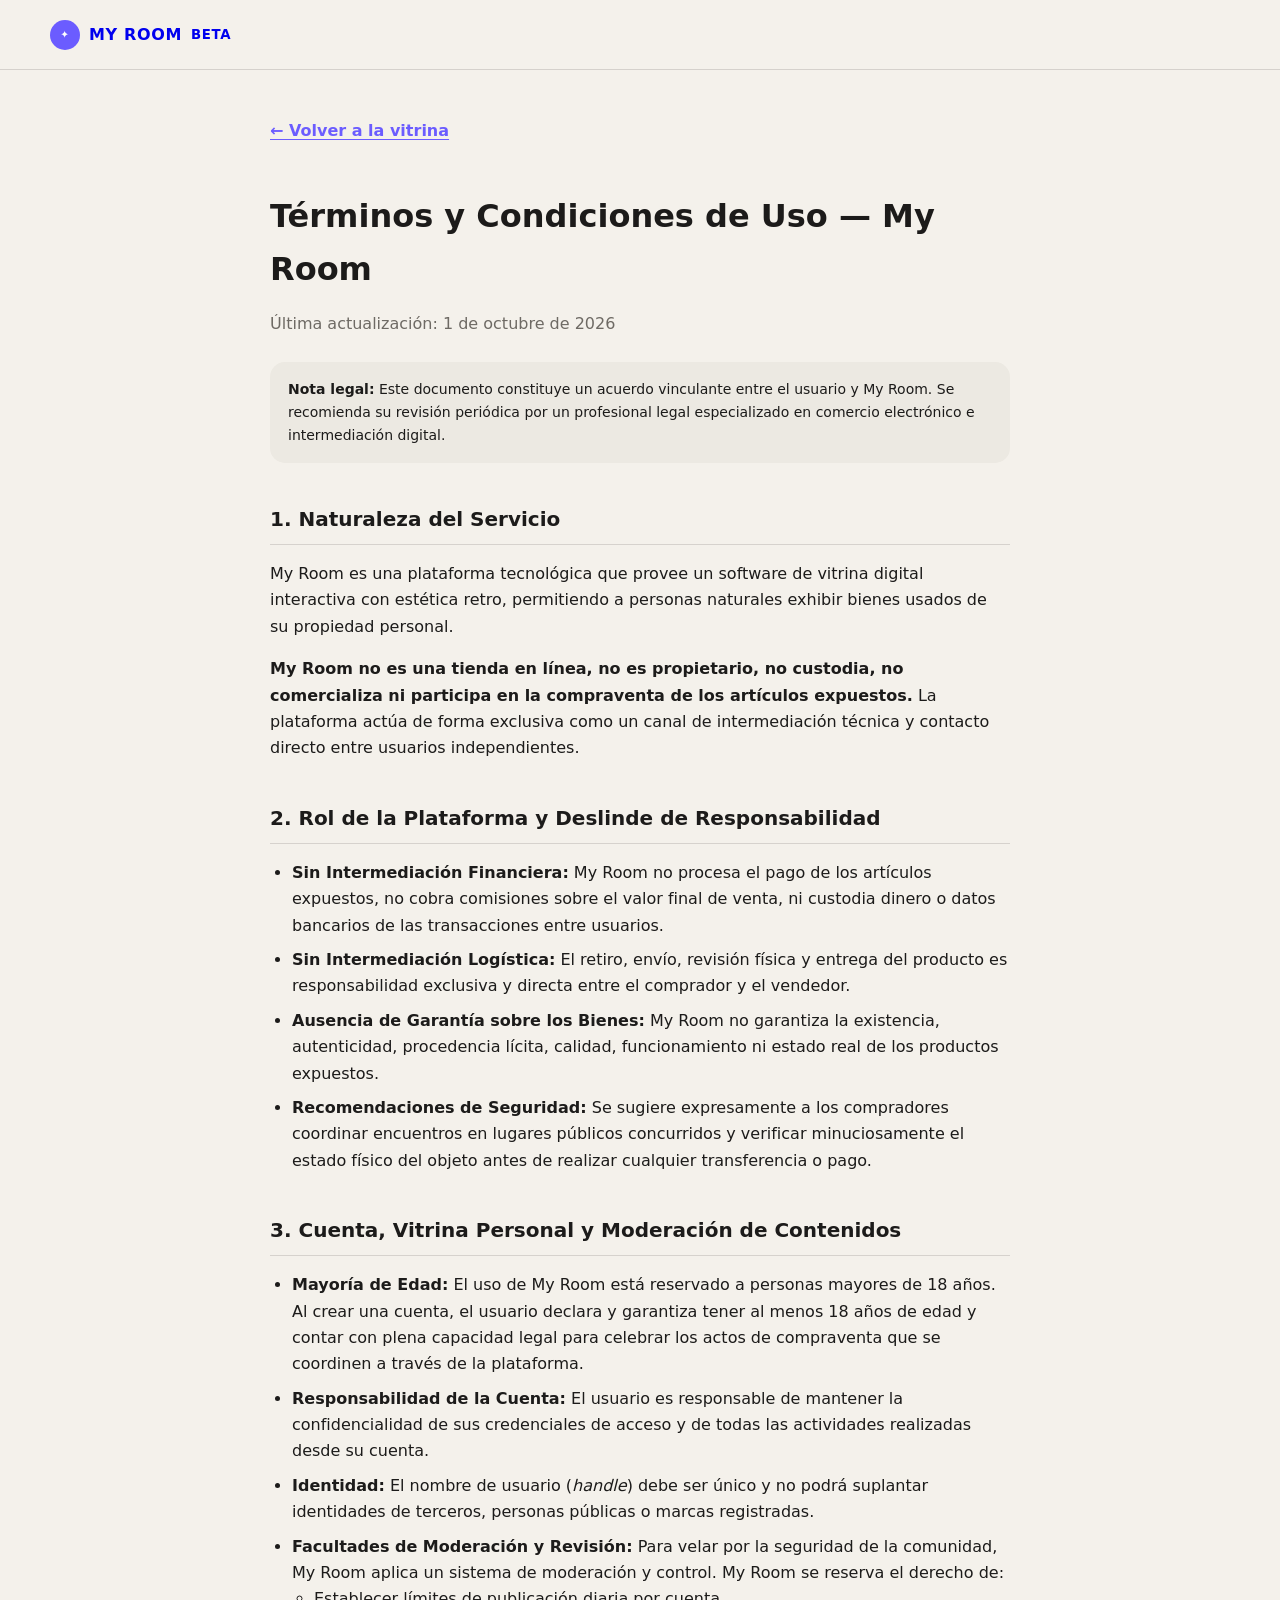
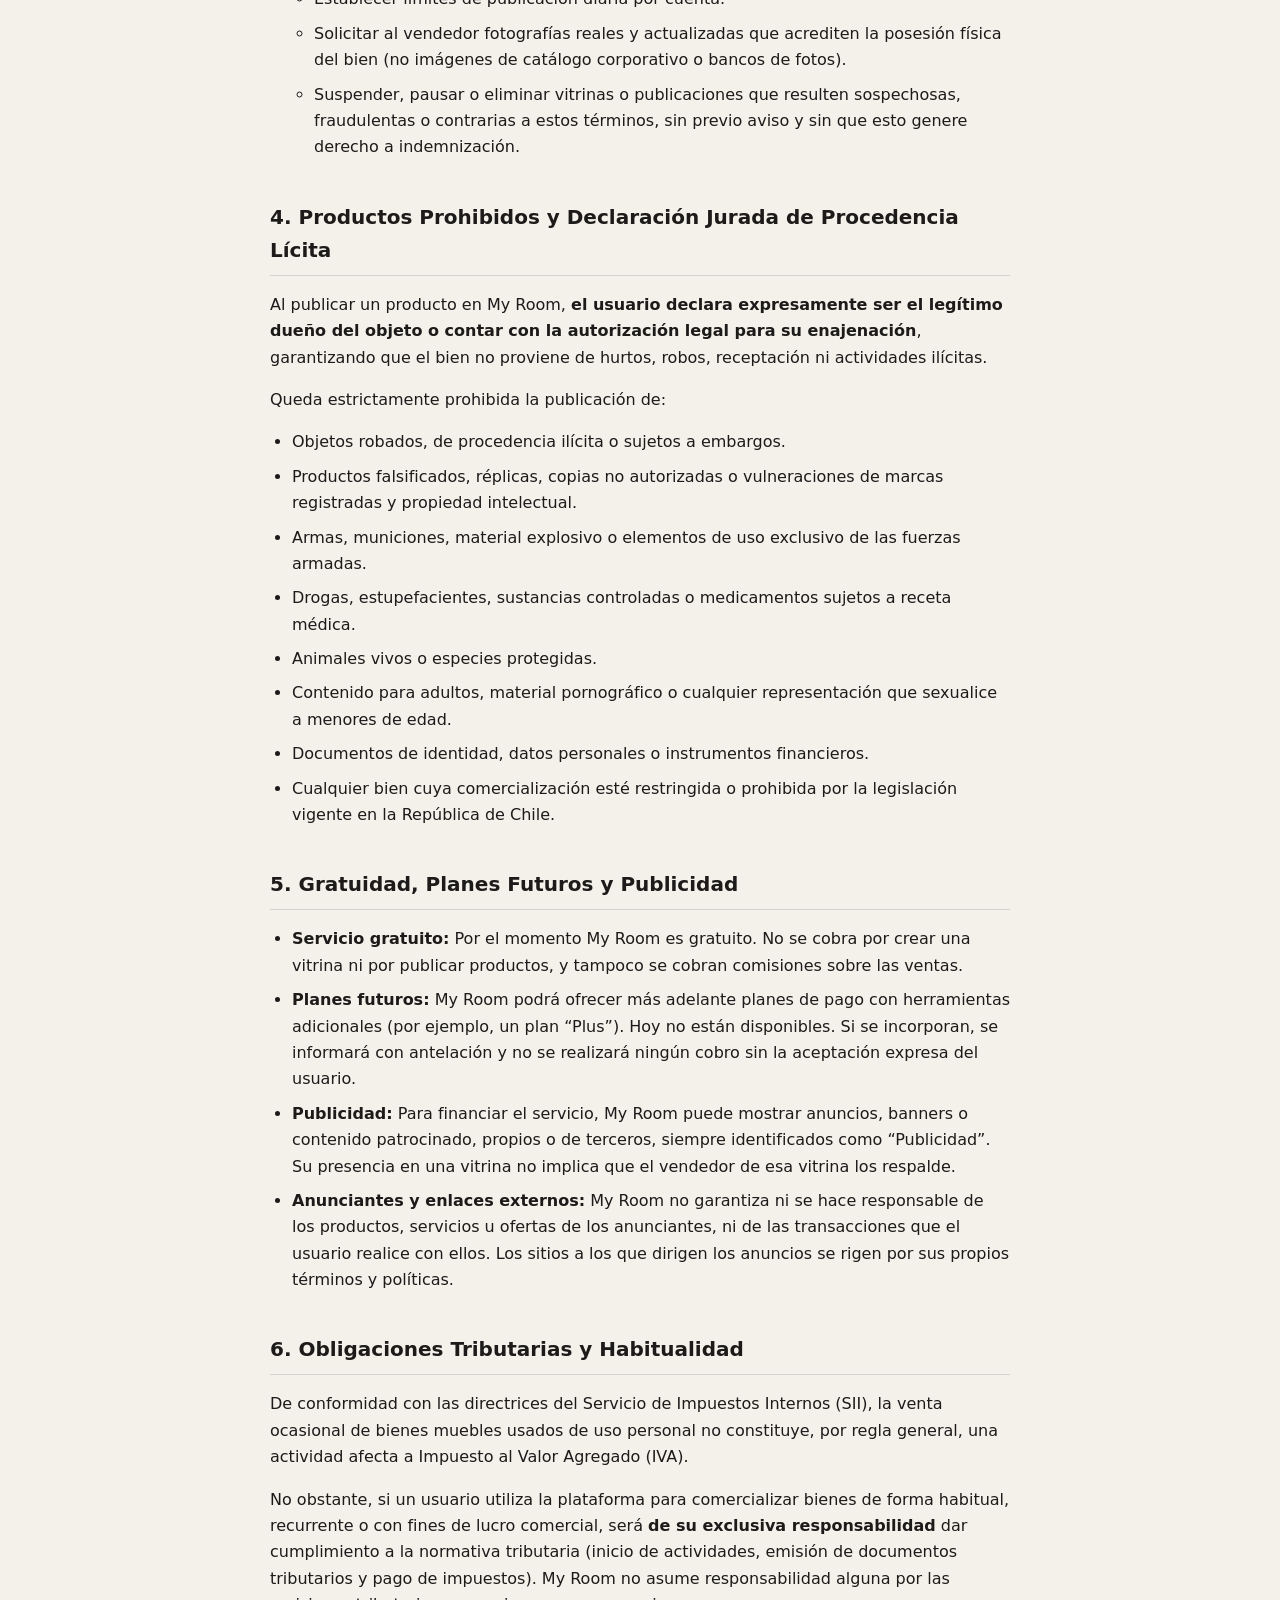
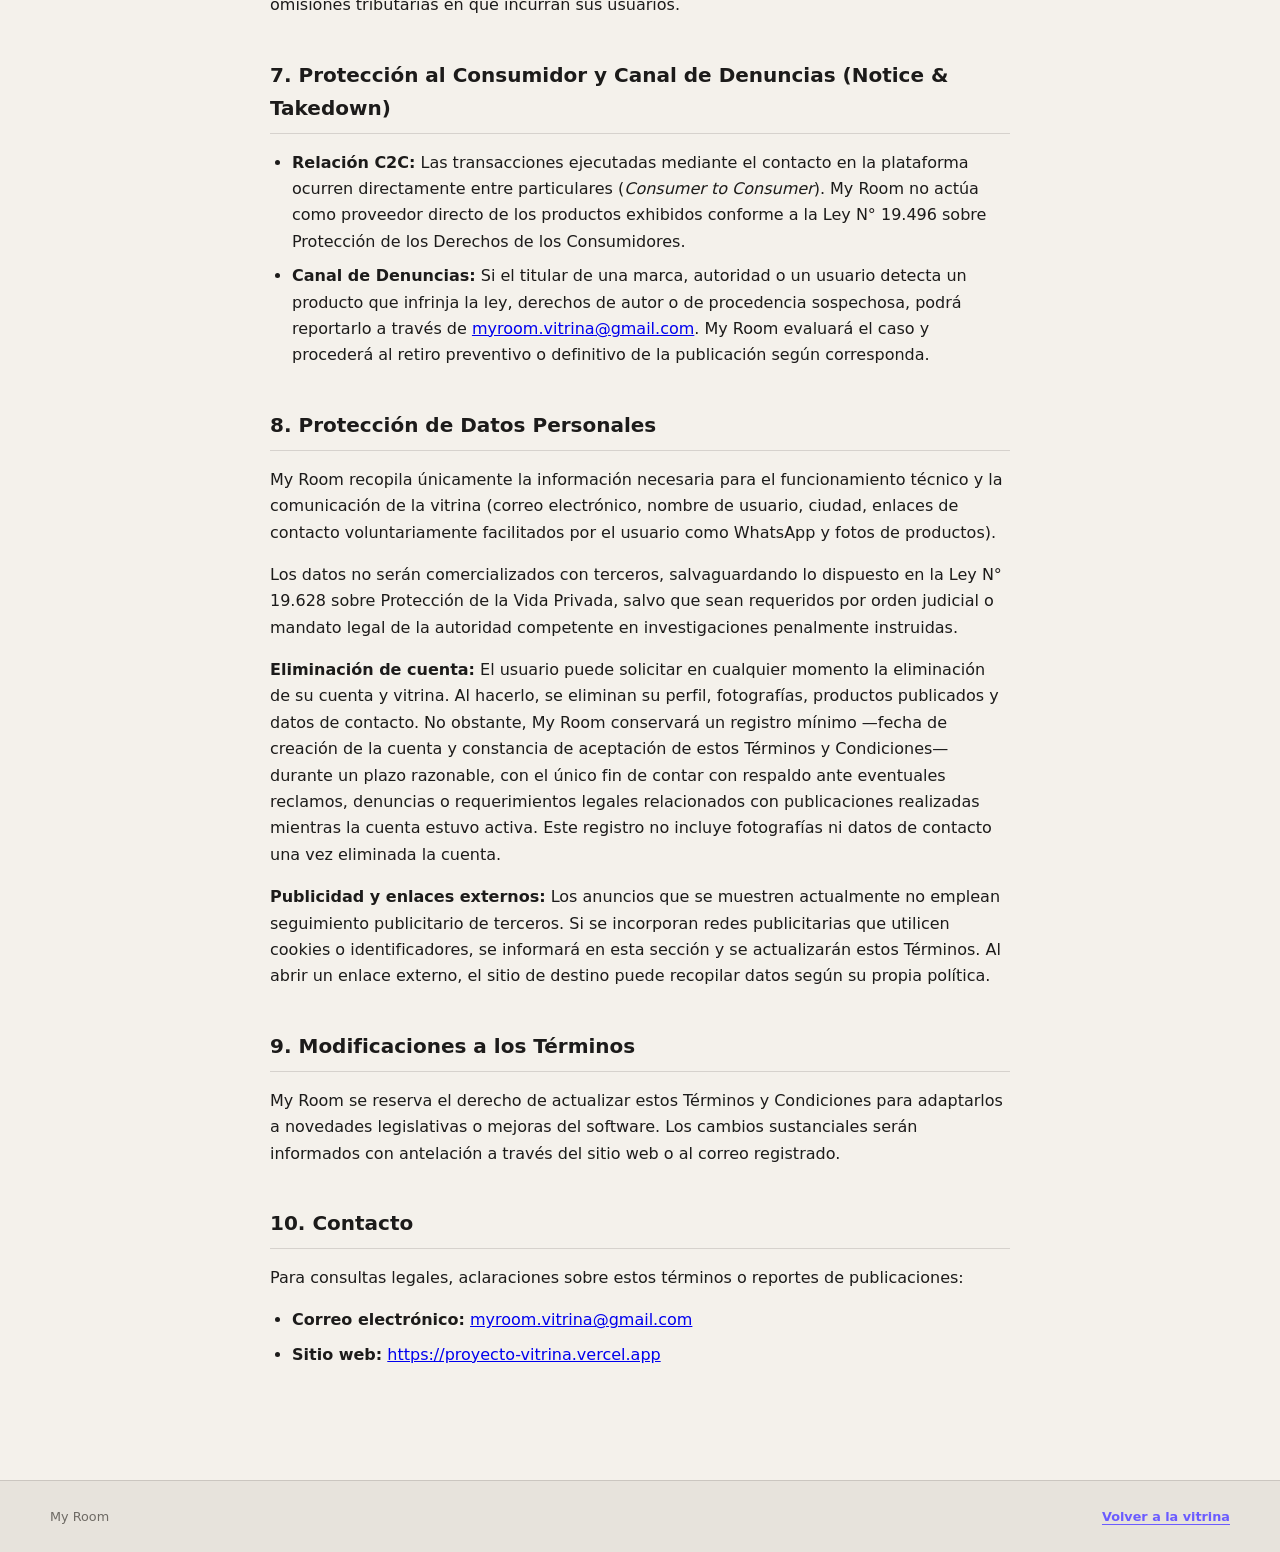
<file: terminos.html>
<!doctype html>
<html lang="es">
<head>
  <meta charset="utf-8">
  <meta name="viewport" content="width=device-width, initial-scale=1">
  <meta name="description" content="Términos y condiciones de uso de My Room.">
  <meta name="theme-color" content="#f4f1eb">
  <title>Términos y Condiciones — My Room</title>
  <link rel="stylesheet" href="styles.css">
  <style>
    .legal-page {
      max-width: 780px;
      margin: 0 auto;
      padding: 48px 20px 96px;
      line-height: 1.65;
    }
    .legal-page h1 {
      font-size: 32px;
      margin-bottom: 4px;
    }
    .legal-page .legal-updated {
      color: var(--muted);
      margin-bottom: 24px;
    }
    .legal-note {
      background: var(--surface-2);
      border-radius: var(--radius-md);
      padding: 16px 18px;
      margin-bottom: 32px;
      font-size: 14px;
    }
    .legal-page h2 {
      margin-top: 40px;
      margin-bottom: 12px;
      font-size: 20px;
      border-bottom: 1px solid var(--line);
      padding-bottom: 8px;
    }
    .legal-page ul {
      padding-left: 22px;
    }
    .legal-page li {
      margin-bottom: 8px;
    }
    .legal-page strong {
      color: var(--ink);
    }
    .legal-back {
      display: inline-block;
      margin-bottom: 24px;
    }
    .legal-todo {
      color: var(--warning);
      font-weight: 600;
    }
  </style>
</head>
<body data-theme="clean" data-font="rounded">
  <header class="topbar">
    <a class="brand" href="index.html" aria-label="Volver a My Room" style="text-decoration:none;">
      <span class="brand-mark" aria-hidden="true">✦</span>
      <span>MY ROOM</span>
      <small>BETA</small>
    </a>
  </header>

  <main class="legal-page">
    <a class="text-button legal-back" href="index.html">← Volver a la vitrina</a>

    <h1>Términos y Condiciones de Uso — My Room</h1>
    <p class="legal-updated">Última actualización: 1 de octubre de 2026</p>

    <p class="legal-note">
      <strong>Nota legal:</strong> Este documento constituye un acuerdo vinculante entre el usuario y My Room.
      Se recomienda su revisión periódica por un profesional legal especializado en comercio electrónico e
      intermediación digital.
    </p>

    <h2>1. Naturaleza del Servicio</h2>
    <p>
      My Room es una plataforma tecnológica que provee un software de vitrina digital interactiva con estética
      retro, permitiendo a personas naturales exhibir bienes usados de su propiedad personal.
    </p>
    <p>
      <strong>My Room no es una tienda en línea, no es propietario, no custodia, no comercializa ni participa en
      la compraventa de los artículos expuestos.</strong> La plataforma actúa de forma exclusiva como un canal de
      intermediación técnica y contacto directo entre usuarios independientes.
    </p>

    <h2>2. Rol de la Plataforma y Deslinde de Responsabilidad</h2>
    <ul>
      <li><strong>Sin Intermediación Financiera:</strong> My Room no procesa el pago de los artículos expuestos, no cobra comisiones sobre el valor final de venta, ni custodia dinero o datos bancarios de las transacciones entre usuarios.</li>
      <li><strong>Sin Intermediación Logística:</strong> El retiro, envío, revisión física y entrega del producto es responsabilidad exclusiva y directa entre el comprador y el vendedor.</li>
      <li><strong>Ausencia de Garantía sobre los Bienes:</strong> My Room no garantiza la existencia, autenticidad, procedencia lícita, calidad, funcionamiento ni estado real de los productos expuestos.</li>
      <li><strong>Recomendaciones de Seguridad:</strong> Se sugiere expresamente a los compradores coordinar encuentros en lugares públicos concurridos y verificar minuciosamente el estado físico del objeto antes de realizar cualquier transferencia o pago.</li>
    </ul>

    <h2>3. Cuenta, Vitrina Personal y Moderación de Contenidos</h2>
    <ul>
      <li><strong>Mayoría de Edad:</strong> El uso de My Room está reservado a personas mayores de 18 años. Al crear una cuenta, el usuario declara y garantiza tener al menos 18 años de edad y contar con plena capacidad legal para celebrar los actos de compraventa que se coordinen a través de la plataforma.</li>
      <li><strong>Responsabilidad de la Cuenta:</strong> El usuario es responsable de mantener la confidencialidad de sus credenciales de acceso y de todas las actividades realizadas desde su cuenta.</li>
      <li><strong>Identidad:</strong> El nombre de usuario (<em>handle</em>) debe ser único y no podrá suplantar identidades de terceros, personas públicas o marcas registradas.</li>
      <li><strong>Facultades de Moderación y Revisión:</strong> Para velar por la seguridad de la comunidad, My Room aplica un sistema de moderación y control. My Room se reserva el derecho de:
        <ul>
          <li>Establecer límites de publicación diaria por cuenta.</li>
          <li>Solicitar al vendedor fotografías reales y actualizadas que acrediten la posesión física del bien (no imágenes de catálogo corporativo o bancos de fotos).</li>
          <li>Suspender, pausar o eliminar vitrinas o publicaciones que resulten sospechosas, fraudulentas o contrarias a estos términos, sin previo aviso y sin que esto genere derecho a indemnización.</li>
        </ul>
      </li>
    </ul>

    <h2>4. Productos Prohibidos y Declaración Jurada de Procedencia Lícita</h2>
    <p>
      Al publicar un producto en My Room, <strong>el usuario declara expresamente ser el legítimo dueño del
      objeto o contar con la autorización legal para su enajenación</strong>, garantizando que el bien no proviene
      de hurtos, robos, receptación ni actividades ilícitas.
    </p>
    <p>Queda estrictamente prohibida la publicación de:</p>
    <ul>
      <li>Objetos robados, de procedencia ilícita o sujetos a embargos.</li>
      <li>Productos falsificados, réplicas, copias no autorizadas o vulneraciones de marcas registradas y propiedad intelectual.</li>
      <li>Armas, municiones, material explosivo o elementos de uso exclusivo de las fuerzas armadas.</li>
      <li>Drogas, estupefacientes, sustancias controladas o medicamentos sujetos a receta médica.</li>
      <li>Animales vivos o especies protegidas.</li>
      <li>Contenido para adultos, material pornográfico o cualquier representación que sexualice a menores de edad.</li>
      <li>Documentos de identidad, datos personales o instrumentos financieros.</li>
      <li>Cualquier bien cuya comercialización esté restringida o prohibida por la legislación vigente en la República de Chile.</li>
    </ul>

    <h2>5. Gratuidad, Planes Futuros y Publicidad</h2>
    <ul>
      <li><strong>Servicio gratuito:</strong> Por el momento My Room es gratuito. No se cobra por crear una vitrina ni por publicar productos, y tampoco se cobran comisiones sobre las ventas.</li>
      <li><strong>Planes futuros:</strong> My Room podrá ofrecer más adelante planes de pago con herramientas adicionales (por ejemplo, un plan &ldquo;Plus&rdquo;). Hoy no están disponibles. Si se incorporan, se informará con antelación y no se realizará ningún cobro sin la aceptación expresa del usuario.</li>
      <li><strong>Publicidad:</strong> Para financiar el servicio, My Room puede mostrar anuncios, banners o contenido patrocinado, propios o de terceros, siempre identificados como &ldquo;Publicidad&rdquo;. Su presencia en una vitrina no implica que el vendedor de esa vitrina los respalde.</li>
      <li><strong>Anunciantes y enlaces externos:</strong> My Room no garantiza ni se hace responsable de los productos, servicios u ofertas de los anunciantes, ni de las transacciones que el usuario realice con ellos. Los sitios a los que dirigen los anuncios se rigen por sus propios términos y políticas.</li>
    </ul>

    <h2>6. Obligaciones Tributarias y Habitualidad</h2>
    <p>
      De conformidad con las directrices del Servicio de Impuestos Internos (SII), la venta ocasional de bienes
      muebles usados de uso personal no constituye, por regla general, una actividad afecta a Impuesto al Valor
      Agregado (IVA).
    </p>
    <p>
      No obstante, si un usuario utiliza la plataforma para comercializar bienes de forma habitual, recurrente o
      con fines de lucro comercial, será <strong>de su exclusiva responsabilidad</strong> dar cumplimiento a la
      normativa tributaria (inicio de actividades, emisión de documentos tributarios y pago de impuestos). My Room
      no asume responsabilidad alguna por las omisiones tributarias en que incurran sus usuarios.
    </p>

    <h2>7. Protección al Consumidor y Canal de Denuncias (Notice &amp; Takedown)</h2>
    <ul>
      <li><strong>Relación C2C:</strong> Las transacciones ejecutadas mediante el contacto en la plataforma ocurren directamente entre particulares (<em>Consumer to Consumer</em>). My Room no actúa como proveedor directo de los productos exhibidos conforme a la Ley N° 19.496 sobre Protección de los Derechos de los Consumidores.</li>
      <li><strong>Canal de Denuncias:</strong> Si el titular de una marca, autoridad o un usuario detecta un producto que infrinja la ley, derechos de autor o de procedencia sospechosa, podrá reportarlo a través de <a href="mailto:myroom.vitrina@gmail.com">myroom.vitrina@gmail.com</a>. My Room evaluará el caso y procederá al retiro preventivo o definitivo de la publicación según corresponda.</li>
    </ul>

    <h2>8. Protección de Datos Personales</h2>
    <p>
      My Room recopila únicamente la información necesaria para el funcionamiento técnico y la comunicación de la
      vitrina (correo electrónico, nombre de usuario, ciudad, enlaces de contacto voluntariamente facilitados por
      el usuario como WhatsApp y fotos de productos).
    </p>
    <p>
      Los datos no serán comercializados con terceros, salvaguardando lo dispuesto en la Ley N° 19.628 sobre
      Protección de la Vida Privada, salvo que sean requeridos por orden judicial o mandato legal de la autoridad
      competente en investigaciones penalmente instruidas.
    </p>
    <p>
      <strong>Eliminación de cuenta:</strong> El usuario puede solicitar en cualquier momento la eliminación de su
      cuenta y vitrina. Al hacerlo, se eliminan su perfil, fotografías, productos publicados y datos de contacto.
      No obstante, My Room conservará un registro mínimo —fecha de creación de la cuenta y constancia de
      aceptación de estos Términos y Condiciones— durante un plazo razonable, con el único fin de contar con
      respaldo ante eventuales reclamos, denuncias o requerimientos legales relacionados con publicaciones
      realizadas mientras la cuenta estuvo activa. Este registro no incluye fotografías ni datos de contacto una
      vez eliminada la cuenta.
    </p>
    <p>
      <strong>Publicidad y enlaces externos:</strong> Los anuncios que se muestren actualmente no emplean seguimiento
      publicitario de terceros. Si se incorporan redes publicitarias que utilicen cookies o identificadores, se
      informará en esta sección y se actualizarán estos Términos. Al abrir un enlace externo, el sitio de destino
      puede recopilar datos según su propia política.
    </p>

    <h2>9. Modificaciones a los Términos</h2>
    <p>
      My Room se reserva el derecho de actualizar estos Términos y Condiciones para adaptarlos a novedades
      legislativas o mejoras del software. Los cambios sustanciales serán informados con antelación a través del
      sitio web o al correo registrado.
    </p>

    <h2>10. Contacto</h2>
    <p>Para consultas legales, aclaraciones sobre estos términos o reportes de publicaciones:</p>
    <ul>
      <li><strong>Correo electrónico:</strong> <a href="mailto:myroom.vitrina@gmail.com">myroom.vitrina@gmail.com</a></li>
      <li><strong>Sitio web:</strong> <a href="https://proyecto-vitrina.vercel.app">https://proyecto-vitrina.vercel.app</a></li>
    </ul>
  </main>

  <footer class="site-footer">
    <span>My Room</span>
    <a class="text-button" href="index.html">Volver a la vitrina</a>
  </footer>
</body>
</html>
</file>
<file: styles.css>
:root {
  color-scheme: light;
  --ink: #1c1b1a;
  --muted: #6e6a64;
  --paper: #f4f1eb;
  --surface: #ffffff;
  --surface-2: #ebe7df;
  --line: rgba(28, 27, 26, 0.14);
  --line-strong: rgba(28, 27, 26, 0.28);
  --accent: #6b5cff;
  --accent-ink: #ffffff;
  --success: #1b7f52;
  --warning: #a86400;
  --danger: #b43232;
  --shadow: 0 18px 55px rgba(34, 29, 22, 0.12);
  --shadow-small: 0 8px 28px rgba(34, 29, 22, 0.1);
  --radius-xl: 30px;
  --radius-lg: 22px;
  --radius-md: 15px;
  --radius-sm: 10px;
  --font-body: "Plus Jakarta Sans", ui-rounded, "SF Pro Rounded", "Segoe UI", system-ui, -apple-system, BlinkMacSystemFont, sans-serif;
  --font-display: "Fredoka", ui-rounded, "SF Pro Rounded", "Segoe UI", system-ui, -apple-system, BlinkMacSystemFont, sans-serif;
  --page-width: 1180px;
  --hero-cover: none;
  --hero-bg: linear-gradient(135deg, #e8e5ff 0%, #f9ede4 55%, #dff4ef 100%);
}

* {
  box-sizing: border-box;
}

html {
  scroll-behavior: smooth;
}

body {
  margin: 0;
  min-width: 320px;
  min-height: 100vh;
  color: var(--ink);
  background: var(--paper);
  font-family: var(--font-body);
  line-height: 1.5;
  transition: background 180ms ease, color 180ms ease;
}

body[data-font="classic"] {
  --font-body: "Inter", Georgia, "Times New Roman", serif;
  --font-display: "Fraunces", Georgia, "Times New Roman", serif;
}

body[data-font="mono"] {
  --font-body: "Space Mono", "SFMono-Regular", Consolas, "Liberation Mono", monospace;
  --font-display: "Space Mono", "SFMono-Regular", Consolas, "Liberation Mono", monospace;
}

button,
input,
textarea,
select {
  font: inherit;
}

button,
a {
  -webkit-tap-highlight-color: transparent;
}

button {
  color: inherit;
}

img {
  max-width: 100%;
}

[hidden] {
  display: none !important;
}

.skip-link {
  position: fixed;
  top: 8px;
  left: 8px;
  z-index: 999;
  padding: 10px 14px;
  color: #fff;
  background: #111;
  border-radius: 8px;
  transform: translateY(-140%);
}

.skip-link:focus {
  transform: translateY(0);
}

.page-shell {
  width: min(var(--page-width), calc(100% - 36px));
  margin-inline: auto;
}

.topbar {
  position: sticky;
  top: 0;
  z-index: 80;
  display: flex;
  align-items: center;
  justify-content: space-between;
  gap: 16px;
  min-height: 70px;
  padding: 10px max(18px, calc((100vw - var(--page-width)) / 2));
  background: color-mix(in srgb, var(--paper) 88%, transparent);
  border-bottom: 1px solid var(--line);
  backdrop-filter: blur(18px);
}

.brand {
  display: inline-flex;
  align-items: center;
  gap: 9px;
  padding: 7px 0;
  border: 0;
  background: none;
  font-weight: 900;
  letter-spacing: 0.04em;
  cursor: pointer;
}

.brand-mark {
  display: grid;
  place-items: center;
  width: 30px;
  height: 30px;
  color: var(--accent-ink);
  background: var(--accent);
  border-radius: 999px;
  font-size: 0.65rem;
  font-weight: 800;
}

.topbar-actions,
.editor-heading-actions {
  display: flex;
  align-items: center;
  gap: 9px;
}

.storage-pill {
  display: inline-flex;
  align-items: center;
  gap: 7px;
  padding: 7px 10px;
  color: var(--muted);
  background: color-mix(in srgb, var(--surface) 72%, transparent);
  border: 1px solid var(--line);
  border-radius: 999px;
  font-size: 0.75rem;
  font-weight: 700;
}

.storage-dot {
  width: 8px;
  height: 8px;
  background: #d69700;
  border-radius: 50%;
}

.storage-pill.is-ready .storage-dot {
  background: var(--success);
}

.storage-pill.is-fallback .storage-dot {
  background: var(--warning);
}

.button,
.icon-button,
.text-button,
.chip,
.editor-tab,
.theme-option,
.grid-style-option,
.background-swatch {
  border: 0;
  cursor: pointer;
}

.button {
  display: inline-flex;
  align-items: center;
  justify-content: center;
  min-height: 42px;
  padding: 10px 16px;
  border-radius: 12px;
  font-weight: 850;
  text-decoration: none;
  transition: transform 140ms ease, box-shadow 140ms ease, background 140ms ease, opacity 140ms ease;
}

.button:hover,
.icon-button:hover,
.theme-option:hover,
.grid-style-option:hover {
  transform: translateY(-2px);
}

.button:active,
.icon-button:active,
.theme-option:active,
.grid-style-option:active {
  transform: translateY(0);
}

.button:disabled {
  cursor: not-allowed;
  opacity: 0.5;
}

.button-dark {
  color: #fff;
  background: var(--ink);
  box-shadow: 0 5px 0 color-mix(in srgb, var(--ink) 55%, transparent);
}

.button-light {
  color: var(--ink);
  background: rgba(255, 255, 255, 0.9);
  border: 1px solid rgba(255, 255, 255, 0.7);
  box-shadow: var(--shadow-small);
}

.button-accent {
  color: var(--accent-ink);
  background: var(--accent);
  box-shadow: 0 5px 0 color-mix(in srgb, var(--accent) 60%, #111);
}

.button-ghost {
  color: var(--ink);
  background: transparent;
  border: 1px solid var(--line-strong);
}

.button-large {
  min-height: 50px;
  padding-inline: 22px;
}

.icon-button {
  display: grid;
  place-items: center;
  width: 44px;
  height: 44px;
  color: var(--ink);
  background: rgba(255, 255, 255, 0.9);
  border: 1px solid rgba(255, 255, 255, 0.75);
  border-radius: 13px;
  box-shadow: var(--shadow-small);
  font-size: 1.3rem;
  font-weight: 900;
  transition: transform 140ms ease;
}

.text-button {
  padding: 0;
  color: var(--accent);
  background: transparent;
  font-weight: 850;
  text-decoration: underline;
  text-underline-offset: 3px;
}

.danger-text,
.danger-button {
  color: var(--danger);
}

.profile-hero {
  position: relative;
  isolation: isolate;
  min-height: 470px;
  padding: 76px max(18px, calc((100vw - var(--page-width)) / 2)) 64px;
  overflow: hidden;
  background-color: #e9e7e1;
  background-image: var(--hero-cover), var(--hero-bg);
  background-position: center;
  background-size: cover;
}

.hero-overlay {
  position: absolute;
  inset: 0;
  z-index: -1;
  background: linear-gradient(180deg, rgba(0, 0, 0, 0.03), rgba(0, 0, 0, 0.15));
  pointer-events: none;
}

.sticker-layer {
  position: absolute;
  inset: 0;
  z-index: -1;
  pointer-events: none;
}

.sticker {
  position: absolute;
  display: grid;
  place-items: center;
  filter: drop-shadow(0 5px 0 rgba(0, 0, 0, 0.18));
  font-size: clamp(2rem, 5vw, 4rem);
  line-height: 1;
  transform: rotate(var(--rotate, 0deg));
  opacity: 0.92;
}

.sticker:nth-child(1) { top: 10%; left: 4%; --rotate: -13deg; }
.sticker:nth-child(2) { top: 12%; right: 8%; --rotate: 10deg; }
.sticker:nth-child(3) { bottom: 13%; left: 13%; --rotate: 8deg; }
.sticker:nth-child(4) { bottom: 8%; right: 5%; --rotate: -15deg; }
.sticker:nth-child(5) { top: 46%; right: 22%; --rotate: 14deg; font-size: clamp(1.6rem, 3vw, 2.8rem); }

.profile-card {
  position: relative;
  z-index: 2;
  display: grid;
  grid-template-columns: auto 1fr auto;
  align-items: center;
  gap: 25px;
  width: min(960px, 100%);
  margin-inline: auto;
  padding: 28px;
  background: rgba(255, 255, 255, 0.88);
  border: 1px solid rgba(255, 255, 255, 0.75);
  border-radius: var(--radius-xl);
  box-shadow: 0 26px 80px rgba(30, 25, 19, 0.22);
  backdrop-filter: blur(14px);
}

.avatar-shell {
  position: relative;
  width: 122px;
  height: 122px;
  flex: 0 0 auto;
}

.avatar {
  width: 100%;
  height: 100%;
  object-fit: cover;
  background: #ddd;
  border: 5px solid #fff;
  border-radius: 26px;
  box-shadow: 6px 7px 0 color-mix(in srgb, var(--accent) 68%, #111);
}

.status-dot {
  position: absolute;
  right: -3px;
  bottom: 7px;
  width: 22px;
  height: 22px;
  background: #38b66d;
  border: 4px solid white;
  border-radius: 50%;
}

.profile-copy {
  min-width: 0;
}

.profile-kicker {
  display: flex;
  align-items: center;
  flex-wrap: wrap;
  gap: 9px;
  margin-bottom: 5px;
}

.eyebrow {
  margin: 0 0 5px;
  color: var(--accent);
  font-size: 0.76rem;
  font-weight: 950;
  letter-spacing: 0.12em;
  text-transform: uppercase;
}

.profile-kicker .eyebrow {
  margin: 0;
}

.trust-badge {
  display: inline-flex;
  align-items: center;
  min-height: 25px;
  padding: 4px 9px;
  color: #245b43;
  background: #dcf4e8;
  border: 1px solid #a9dfc3;
  border-radius: 999px;
  font-size: 0.72rem;
  font-weight: 900;
}

.profile-copy h1,
.section-heading h2,
.viral-cta h2,
.editor-heading h1,
.panel-heading h2,
.setting-heading h3,
.plan-option h3 {
  margin: 0;
  font-family: var(--font-display);
  line-height: 1.08;
}

.profile-copy h1 {
  max-width: 720px;
  font-size: clamp(2rem, 5vw, 4.2rem);
  letter-spacing: -0.055em;
}

.profile-bio {
  max-width: 660px;
  margin: 13px 0 14px;
  color: #494641;
  font-size: 1.02rem;
}

.profile-meta {
  display: flex;
  flex-wrap: wrap;
  gap: 8px 14px;
  color: #5e5a54;
  font-size: 0.86rem;
  font-weight: 700;
}

.profile-actions {
  display: flex;
  flex-direction: column;
  gap: 10px;
  min-width: 136px;
}

.profile-actions .icon-button {
  width: 100%;
}

.hero-message {
  position: relative;
  z-index: 3;
  width: min(420px, calc(100% - 36px));
  margin: -12px auto 0;
  padding: 19px 22px;
  color: #27231e;
  background: #fff6c9;
  border: 1px solid rgba(69, 57, 28, 0.16);
  box-shadow: 8px 10px 0 rgba(31, 27, 22, 0.22);
  transform: rotate(-1.6deg);
  text-align: center;
}

.hero-message .tape {
  position: absolute;
  top: -11px;
  left: 50%;
  width: 90px;
  height: 23px;
  background: rgba(255, 255, 255, 0.58);
  transform: translateX(-50%) rotate(1deg);
}

.hero-message p,
.hero-message strong {
  margin: 0;
}

.hero-message p {
  font-weight: 950;
}

.hero-message strong {
  display: block;
  margin-top: 4px;
  font-size: 0.9rem;
}

.products-section {
  padding-block: 58px 46px;
}

.section-heading,
.panel-heading,
.setting-heading,
.editor-heading {
  display: flex;
  align-items: flex-end;
  justify-content: space-between;
  gap: 20px;
}

.section-heading {
  margin-bottom: 26px;
}

.section-heading h2,
.viral-cta h2,
.editor-heading h1,
.panel-heading h2 {
  font-size: clamp(1.8rem, 4vw, 3.2rem);
  letter-spacing: -0.04em;
}

.filters {
  display: flex;
  flex-wrap: wrap;
  justify-content: flex-end;
  gap: 7px;
}

.chip {
  min-height: 36px;
  padding: 8px 12px;
  color: var(--muted);
  background: transparent;
  border: 1px solid var(--line);
  border-radius: 999px;
  font-weight: 800;
}

.chip.is-active {
  color: var(--accent-ink);
  background: var(--accent);
  border-color: var(--accent);
}

.product-grid {
  display: grid;
  grid-template-columns: repeat(4, minmax(0, 1fr));
  gap: 22px;
}

.product-card {
  position: relative;
  min-width: 0;
  overflow: hidden;
  background: var(--surface);
  border: 1px solid var(--line);
  border-radius: var(--radius-lg);
  box-shadow: var(--shadow-small);
  transition: transform 160ms ease, box-shadow 160ms ease;
}

.product-card:hover {
  transform: translateY(-5px);
  box-shadow: var(--shadow);
}

.product-image-wrap {
  position: relative;
  aspect-ratio: 1 / 1;
  overflow: hidden;
  background: var(--surface-2);
}

.product-image {
  width: 100%;
  height: 100%;
  object-fit: cover;
  transition: transform 250ms ease;
}

.product-card:hover .product-image {
  transform: scale(1.035);
}

.product-status {
  position: absolute;
  top: 12px;
  left: 12px;
  padding: 6px 9px;
  color: #fff;
  background: #2d302e;
  border-radius: 999px;
  font-size: 0.68rem;
  font-weight: 950;
  letter-spacing: 0.04em;
  text-transform: uppercase;
  box-shadow: 0 4px 12px rgba(0, 0, 0, 0.18);
}

.product-status.available { background: var(--success); }
.product-status.reserved { background: var(--warning); }
.product-status.sold { background: #686868; }

.product-copy {
  padding: 15px 16px 17px;
}

.product-copy h3 {
  margin: 0;
  overflow: hidden;
  font-size: 1rem;
  line-height: 1.25;
  text-overflow: ellipsis;
  white-space: nowrap;
}

.product-price {
  margin: 7px 0 1px;
  font-size: 1.28rem;
  font-weight: 950;
  letter-spacing: -0.03em;
}

.product-condition {
  margin: 0;
  color: var(--muted);
  font-size: 0.78rem;
  font-weight: 700;
}

.card-hit-area {
  position: absolute;
  inset: 0;
  width: 100%;
  height: 100%;
  background: transparent;
  border: 0;
  cursor: pointer;
}

.product-grid[data-grid-style="polaroid"] {
  gap: 30px 24px;
  padding-inline: 8px;
}

.product-grid[data-grid-style="polaroid"] .product-card {
  overflow: visible;
  padding: 10px 10px 0;
  background: #fffdf8;
  border: 1px solid rgba(34, 29, 22, 0.18);
  border-radius: 3px;
  box-shadow: 6px 8px 0 rgba(34, 29, 22, 0.14), 0 12px 30px rgba(34, 29, 22, 0.13);
}

.product-grid[data-grid-style="polaroid"] .product-card:nth-child(4n + 1) { transform: rotate(-1.2deg); }
.product-grid[data-grid-style="polaroid"] .product-card:nth-child(4n + 2) { transform: rotate(1deg); }
.product-grid[data-grid-style="polaroid"] .product-card:nth-child(4n + 3) { transform: rotate(-0.6deg); }
.product-grid[data-grid-style="polaroid"] .product-card:nth-child(4n + 4) { transform: rotate(1.4deg); }

.product-grid[data-grid-style="polaroid"] .product-card:hover {
  z-index: 2;
  transform: translateY(-7px) rotate(0deg);
}

.product-grid[data-grid-style="polaroid"] .product-image-wrap {
  border-radius: 0;
}

.product-grid[data-grid-style="polaroid"] .product-copy {
  min-height: 92px;
  padding: 13px 5px 16px;
  text-align: center;
}

.product-grid[data-grid-style="polaroid"] .product-copy h3 {
  font-family: "Comic Sans MS", "Segoe Print", cursive;
}

.product-grid[data-grid-style="polaroid"] .product-status {
  top: 18px;
  left: 18px;
}

.empty-state {
  padding: 48px 24px;
  color: var(--muted);
  background: var(--surface);
  border: 1px dashed var(--line-strong);
  border-radius: var(--radius-lg);
  text-align: center;
}

.empty-state > span {
  display: block;
  margin-bottom: 8px;
  font-size: 2.6rem;
}

.empty-state h3,
.empty-state p {
  margin: 0;
}

.empty-state p {
  margin-top: 5px;
}

.viral-cta {
  display: grid;
  grid-template-columns: 1fr auto;
  align-items: center;
  gap: 30px;
  margin-top: 18px;
  margin-bottom: 28px;
  padding: 33px;
  color: #fff;
  background: var(--ink);
  border-radius: var(--radius-xl);
  box-shadow: var(--shadow);
}

.viral-cta .eyebrow {
  color: color-mix(in srgb, var(--accent) 65%, #fff);
}

.viral-cta p {
  max-width: 720px;
  margin: 12px 0 0;
  color: rgba(255, 255, 255, 0.74);
}

.safety-note {
  display: grid;
  grid-template-columns: auto 1fr;
  gap: 15px;
  margin-bottom: 55px;
  padding: 22px 24px;
  color: #514b3f;
  background: #fff8dc;
  border: 1px solid #e8dba0;
  border-radius: var(--radius-lg);
}

.safety-note strong,
.safety-note p {
  margin: 0;
}

.safety-note p {
  margin-top: 3px;
  font-size: 0.9rem;
}

.safety-icon {
  display: grid;
  place-items: center;
  width: 40px;
  height: 40px;
  color: #6b5b1d;
  border: 2px solid currentColor;
  border-radius: 50%;
  font-size: 1.3rem;
  font-weight: 950;
}

.editor-view {
  min-height: calc(100vh - 70px);
  padding: 48px 0 70px;
  background: #eeece7;
}

.editor-heading {
  align-items: center;
  margin-bottom: 24px;
}

.editor-heading p,
.panel-heading p {
  max-width: 730px;
  margin: 9px 0 0;
  color: var(--muted);
}

.dashboard-grid {
  display: grid;
  grid-template-columns: repeat(2, minmax(0, 1fr));
  gap: 14px;
  margin-bottom: 22px;
}

.stat-card {
  padding: 20px;
  background: var(--surface);
  border: 1px solid var(--line);
  border-radius: var(--radius-lg);
  box-shadow: 0 8px 28px rgba(34, 29, 22, 0.06);
}

.stat-card span,
.stat-card small {
  display: block;
  color: var(--muted);
  font-size: 0.77rem;
  font-weight: 750;
}

.stat-card strong {
  display: block;
  margin: 7px 0 3px;
  font-size: clamp(1.6rem, 4vw, 2.6rem);
  line-height: 1;
  letter-spacing: -0.04em;
}

.editor-workspace {
  display: grid;
  grid-template-columns: 210px 1fr;
  gap: 18px;
}

.editor-tabs {
  position: sticky;
  top: 88px;
  align-self: start;
  display: flex;
  flex-direction: column;
  gap: 7px;
  padding: 10px;
  background: var(--surface);
  border: 1px solid var(--line);
  border-radius: var(--radius-lg);
  box-shadow: 0 8px 28px rgba(34, 29, 22, 0.06);
}

.editor-tab {
  min-height: 44px;
  padding: 10px 13px;
  color: var(--muted);
  background: transparent;
  border-radius: 11px;
  font-weight: 850;
  text-align: left;
}

.editor-tab.is-active {
  color: #fff;
  background: var(--ink);
}

.editor-panel-wrap {
  min-width: 0;
}

.editor-panel {
  padding: 30px;
  background: var(--surface);
  border: 1px solid var(--line);
  border-radius: var(--radius-xl);
  box-shadow: 0 10px 34px rgba(34, 29, 22, 0.07);
}

.panel-heading {
  align-items: start;
  margin-bottom: 25px;
}

.panel-heading-inline {
  align-items: center;
}

.form-grid {
  display: grid;
  grid-template-columns: repeat(2, minmax(0, 1fr));
  gap: 17px;
}

.form-grid label,
.compact-form-grid label {
  display: grid;
  align-content: start;
  gap: 7px;
  min-width: 0;
  color: #413e39;
  font-size: 0.83rem;
  font-weight: 850;
}

.form-grid input,
.form-grid textarea,
.form-grid select,
.compact-form-grid input,
.compact-form-grid select {
  width: 100%;
  min-height: 45px;
  padding: 10px 12px;
  color: var(--ink);
  background: #faf9f6;
  border: 1px solid var(--line-strong);
  border-radius: 11px;
  outline: none;
}

.form-grid textarea {
  min-height: 105px;
  resize: vertical;
}

.form-grid input:focus,
.form-grid textarea:focus,
.form-grid select:focus,
.compact-form-grid input:focus,
.compact-form-grid select:focus {
  border-color: var(--accent);
  box-shadow: 0 0 0 3px color-mix(in srgb, var(--accent) 16%, transparent);
}

.form-grid small,
.onboarding-shell > small {
  color: var(--muted);
  font-size: 0.72rem;
  font-weight: 600;
}

.field-full {
  grid-column: 1 / -1;
}

.input-prefix {
  display: flex;
  align-items: center;
  min-height: 45px;
  overflow: hidden;
  background: #faf9f6;
  border: 1px solid var(--line-strong);
  border-radius: 11px;
}

.input-prefix > span {
  padding-left: 12px;
  color: var(--muted);
}

.input-prefix input {
  min-width: 0;
  border: 0;
  background: transparent;
  box-shadow: none !important;
}

.file-field input[type="file"] {
  padding: 8px;
}

.file-field input::file-selector-button {
  min-height: 31px;
  margin-right: 10px;
  padding: 6px 10px;
  color: var(--ink);
  background: #ece8df;
  border: 0;
  border-radius: 8px;
  font-weight: 800;
  cursor: pointer;
}

.form-actions {
  display: flex;
  justify-content: flex-end;
  gap: 10px;
  padding-top: 3px;
}

.split-actions {
  justify-content: space-between;
}

.media-preview-row {
  display: grid;
  grid-template-columns: minmax(0, 210px) minmax(0, 1fr);
  gap: 16px;
}

.media-preview-card {
  display: grid;
  gap: 9px;
  padding: 14px;
  background: #f6f4ef;
  border: 1px solid var(--line);
  border-radius: var(--radius-md);
}

.media-preview-card > span {
  color: var(--muted);
  font-size: 0.75rem;
  font-weight: 850;
}

.media-preview-card img {
  width: 88px;
  height: 88px;
  object-fit: cover;
  border-radius: 18px;
}

.media-preview-cover {
  min-width: 0;
}

.cover-preview {
  min-height: 115px;
  background-color: #ddd;
  background-position: center;
  background-size: cover;
  border-radius: 12px;
}

.appearance-grid {
  display: grid;
  gap: 16px;
}

.setting-card {
  padding: 20px;
  background: #f8f6f1;
  border: 1px solid var(--line);
  border-radius: var(--radius-lg);
}

.setting-heading {
  align-items: center;
  margin-bottom: 15px;
}

.setting-heading h3 {
  font-size: 1.16rem;
}

.setting-heading span {
  color: var(--muted);
  font-size: 0.76rem;
  font-weight: 700;
}

.theme-picker,
.grid-style-picker {
  display: grid;
  grid-template-columns: repeat(3, minmax(0, 1fr));
  gap: 12px;
}

.grid-style-picker {
  grid-template-columns: repeat(2, minmax(0, 1fr));
}

.theme-option,
.grid-style-option {
  display: grid;
  gap: 7px;
  padding: 12px;
  color: var(--ink);
  background: var(--surface);
  border: 2px solid transparent;
  border-radius: var(--radius-md);
  text-align: left;
  transition: transform 140ms ease, border-color 140ms ease, box-shadow 140ms ease;
}

.theme-option.is-selected,
.grid-style-option.is-selected {
  border-color: var(--accent);
  box-shadow: 0 0 0 3px color-mix(in srgb, var(--accent) 13%, transparent);
}

.theme-option small,
.grid-style-option small {
  color: var(--muted);
  font-size: 0.72rem;
}

.theme-preview {
  display: grid;
  grid-template-columns: repeat(3, 1fr);
  align-items: end;
  gap: 5px;
  height: 78px;
  padding: 9px;
  overflow: hidden;
  border-radius: 10px;
}

.theme-preview i {
  display: block;
  height: 42px;
  background: white;
  border-radius: 5px;
  box-shadow: 0 3px 9px rgba(0, 0, 0, 0.13);
}

.theme-preview i:nth-child(2) { height: 55px; }

.theme-clean { background: linear-gradient(135deg, #ede9ff, #f4eee5); }
.theme-retro { background: repeating-linear-gradient(45deg, #f4d65b 0 12px, #f09b7d 12px 24px); }
.theme-colorful { background: linear-gradient(135deg, #ff66a8, #795dff 52%, #42d7b2); }

.grid-mini {
  display: grid;
  grid-template-columns: repeat(2, 1fr);
  gap: 6px;
  min-height: 96px;
  padding: 10px;
  background: #edeae3;
  border-radius: 10px;
}

.grid-mini i {
  display: block;
  background: linear-gradient(135deg, #c9c3ef, #f5d3bf);
}

.grid-mini-classic i {
  border-radius: 7px;
}

.grid-mini-polaroid i {
  padding: 5px 5px 14px;
  background-clip: content-box;
  background-color: white;
  border: 1px solid #d7d0c4;
  box-shadow: 2px 3px 0 rgba(0, 0, 0, 0.12);
}

.grid-mini-polaroid i:nth-child(1),
.grid-mini-polaroid i:nth-child(4) { transform: rotate(-3deg); }
.grid-mini-polaroid i:nth-child(2),
.grid-mini-polaroid i:nth-child(3) { transform: rotate(2deg); }

.background-picker {
  display: flex;
  flex-wrap: wrap;
  gap: 11px;
}

.background-swatch {
  width: 62px;
  height: 62px;
  border: 3px solid transparent;
  border-radius: 16px;
  box-shadow: inset 0 0 0 1px rgba(0, 0, 0, 0.12);
}

.background-swatch.is-selected {
  border-color: var(--accent);
  box-shadow: 0 0 0 3px color-mix(in srgb, var(--accent) 13%, transparent), inset 0 0 0 1px rgba(0, 0, 0, 0.12);
}

.bg-soft { background: linear-gradient(135deg, #e8e5ff, #f9ede4, #dff4ef); }
.bg-grid { background-color: #f3eee4; background-image: linear-gradient(#bfb8aa 1px, transparent 1px), linear-gradient(90deg, #bfb8aa 1px, transparent 1px); background-size: 13px 13px; }
.bg-stars { background-color: #25203d; background-image: radial-gradient(circle, #fff 1px, transparent 1px); background-size: 15px 15px; }
.bg-sunset { background: linear-gradient(135deg, #ff7f9f, #ffc45b 52%, #7666ff); }
.bg-night { background: linear-gradient(135deg, #10192f, #37204d 55%, #102b36); }

.compact-form-grid {
  display: grid;
  grid-template-columns: repeat(2, minmax(0, 1fr));
  gap: 14px;
}

.compact-form-grid input[type="color"] {
  min-height: 45px;
  padding: 5px;
}

.editor-product-list {
  display: grid;
  gap: 11px;
}

.editor-product-row {
  display: grid;
  grid-template-columns: 74px 1fr auto;
  align-items: center;
  gap: 14px;
  padding: 12px;
  background: #f8f6f1;
  border: 1px solid var(--line);
  border-radius: var(--radius-md);
}

.editor-product-row img {
  width: 74px;
  height: 74px;
  object-fit: cover;
  background: #ddd;
  border-radius: 11px;
}

.editor-product-row h3,
.editor-product-row p {
  margin: 0;
}

.editor-product-row h3 {
  font-size: 0.95rem;
}

.editor-product-row p {
  margin-top: 3px;
  color: var(--muted);
  font-size: 0.78rem;
}

.plan-grid {
  display: grid;
  grid-template-columns: repeat(2, minmax(0, 1fr));
  gap: 16px;
}

.plan-option {
  display: grid;
  align-content: start;
  padding: 24px;
  background: #f8f6f1;
  border: 2px solid transparent;
  border-radius: var(--radius-lg);
}

.plan-option.is-current {
  border-color: var(--accent);
  box-shadow: 0 0 0 3px color-mix(in srgb, var(--accent) 13%, transparent);
}

.plan-option-featured {
  color: #fff;
  background: var(--ink);
}

.plan-option .plan-label {
  justify-self: start;
}

.plan-option h3 {
  margin-top: 18px;
  font-size: 2.3rem;
}

.plan-option h3 small {
  font-size: 0.78rem;
}

.plan-option p {
  color: var(--muted);
}

.plan-option-featured p,
.plan-option-featured li {
  color: rgba(255, 255, 255, 0.75);
}

.plan-option ul {
  display: grid;
  gap: 8px;
  margin: 15px 0 24px;
  padding-left: 20px;
}

.plan-option .button {
  margin-top: auto;
}

.plan-label {
  display: inline-flex;
  padding: 5px 9px;
  color: var(--accent-ink);
  background: var(--accent);
  border-radius: 999px;
  font-size: 0.68rem;
  font-weight: 950;
  letter-spacing: 0.08em;
}

.plan-usage-card {
  margin-top: 16px;
  padding: 22px;
  background: #f8f6f1;
  border: 1px solid var(--line);
  border-radius: var(--radius-lg);
}

.plan-usage-card h3,
.plan-usage-card p {
  margin: 0;
}

.plan-usage-card p {
  margin-top: 10px;
  color: var(--muted);
}

.progress-track {
  height: 10px;
  margin-top: 16px;
  overflow: hidden;
  background: #ded9cf;
  border-radius: 999px;
}

.progress-track span {
  display: block;
  width: 0;
  height: 100%;
  background: var(--accent);
  border-radius: inherit;
  transition: width 220ms ease;
}

.site-footer {
  display: flex;
  align-items: center;
  justify-content: space-between;
  gap: 20px;
  min-height: 72px;
  padding: 18px max(18px, calc((100vw - var(--page-width)) / 2));
  color: var(--muted);
  background: #e7e3dc;
  border-top: 1px solid var(--line);
  font-size: 0.8rem;
}

.modal {
  width: min(920px, calc(100% - 24px));
  max-height: calc(100vh - 24px);
  padding: 0;
  overflow: visible;
  background: transparent;
  border: 0;
}

.modal::backdrop {
  background: rgba(22, 20, 18, 0.66);
  backdrop-filter: blur(8px);
}

.modal-shell {
  position: relative;
  max-height: calc(100vh - 24px);
  padding: 28px;
  overflow: auto;
  color: var(--ink);
  background: var(--surface);
  border-radius: var(--radius-xl);
  box-shadow: 0 34px 110px rgba(0, 0, 0, 0.35);
}

.modal-close {
  position: sticky;
  top: 0;
  z-index: 10;
  float: right;
  display: grid;
  place-items: center;
  width: 40px;
  height: 40px;
  margin: -12px -12px 0 12px;
  color: #fff;
  background: var(--ink);
  border: 0;
  border-radius: 50%;
  font-size: 1.5rem;
  cursor: pointer;
}

.product-detail-layout {
  display: grid;
  grid-template-columns: minmax(0, 1.12fr) minmax(300px, 0.88fr);
  gap: 27px;
  clear: both;
}

.product-gallery-main {
  aspect-ratio: 1 / 1;
  overflow: hidden;
  background: #ebe7df;
  border-radius: var(--radius-lg);
}

.product-gallery-main img {
  width: 100%;
  height: 100%;
  object-fit: cover;
}

.product-thumbnails {
  display: flex;
  gap: 8px;
  margin-top: 9px;
  overflow-x: auto;
}

.product-thumbnail {
  flex: 0 0 auto;
  width: 64px;
  height: 64px;
  padding: 0;
  overflow: hidden;
  background: #ddd;
  border: 2px solid transparent;
  border-radius: 10px;
  cursor: pointer;
}

.product-thumbnail.is-active {
  border-color: var(--accent);
}

.product-thumbnail img {
  width: 100%;
  height: 100%;
  object-fit: cover;
}

.product-detail-copy {
  align-self: center;
}

.product-detail-copy h2 {
  margin: 8px 0;
  font-size: clamp(1.8rem, 4vw, 3.2rem);
  line-height: 1.05;
  letter-spacing: -0.045em;
}

.product-detail-price {
  margin: 0;
  font-size: 2rem;
  font-weight: 950;
  letter-spacing: -0.04em;
}

.product-detail-description {
  margin: 18px 0;
  color: #55514c;
  white-space: pre-wrap;
}

.product-detail-meta {
  display: grid;
  gap: 8px;
  margin: 18px 0;
  padding: 16px;
  background: #f5f3ee;
  border-radius: var(--radius-md);
  font-size: 0.86rem;
}

.product-detail-actions {
  display: grid;
  grid-template-columns: 1fr auto;
  gap: 10px;
}

.detail-safety {
  margin-top: 14px;
  color: var(--muted);
  font-size: 0.76rem;
}

.image-preview-list {
  display: flex;
  flex-wrap: wrap;
  gap: 10px;
  min-height: 12px;
}

.image-preview {
  position: relative;
  width: 92px;
  height: 92px;
}

.image-preview img {
  width: 100%;
  height: 100%;
  object-fit: cover;
  background: #ddd;
  border-radius: 12px;
}

.image-preview button {
  position: absolute;
  top: -7px;
  right: -7px;
  display: grid;
  place-items: center;
  width: 25px;
  height: 25px;
  color: #fff;
  background: var(--danger);
  border: 2px solid #fff;
  border-radius: 50%;
  cursor: pointer;
}

.compact-panel-heading {
  margin-bottom: 18px;
}

.onboarding-shell {
  width: min(650px, 100%);
  margin-inline: auto;
  text-align: center;
}

.onboarding-shell h2 {
  margin: 5px 0 10px;
  font-size: clamp(2rem, 5vw, 3.4rem);
  line-height: 1.04;
  letter-spacing: -0.05em;
}

.onboarding-shell > p:not(.eyebrow) {
  margin: 0 auto 23px;
  color: var(--muted);
}

.onboarding-icon {
  display: grid;
  place-items: center;
  width: 58px;
  height: 58px;
  margin: 0 auto 13px;
  color: var(--accent-ink);
  background: var(--accent);
  border-radius: 17px;
  box-shadow: 5px 6px 0 var(--ink);
  font-size: 1.7rem;
}

.onboarding-form-grid {
  margin-bottom: 20px;
  text-align: left;
}

.onboarding-shell > .button {
  width: 100%;
}

.toast {
  position: fixed;
  right: 20px;
  bottom: 20px;
  z-index: 200;
  max-width: min(380px, calc(100% - 40px));
  padding: 13px 16px;
  color: #fff;
  background: #1f1e1c;
  border-radius: 12px;
  box-shadow: 0 15px 45px rgba(0, 0, 0, 0.28);
  font-size: 0.86rem;
  font-weight: 800;
  opacity: 0;
  transform: translateY(14px);
  pointer-events: none;
  transition: opacity 180ms ease, transform 180ms ease;
}

.toast.is-visible {
  opacity: 1;
  transform: translateY(0);
}

body[data-theme="clean"] {
  --paper: #f4f1eb;
  --surface: #ffffff;
  --surface-2: #ece9e2;
  --ink: #1c1b1a;
  --muted: #6e6a64;
  --accent-ink: #ffffff;
}

body[data-theme="retro"] {
  --paper: #f3d974;
  --surface: #fff8db;
  --surface-2: #ead29b;
  --ink: #2b2530;
  --muted: #6e5f5f;
  --line: rgba(43, 37, 48, 0.18);
  --line-strong: rgba(43, 37, 48, 0.32);
  --shadow: 8px 10px 0 rgba(43, 37, 48, 0.25);
  --shadow-small: 5px 6px 0 rgba(43, 37, 48, 0.18);
}

body[data-theme="retro"] .topbar,
body[data-theme="retro"] .site-footer {
  background: #f0d45d;
}

body[data-theme="retro"] .product-card,
body[data-theme="retro"] .editor-panel,
body[data-theme="retro"] .setting-card,
body[data-theme="retro"] .stat-card,
body[data-theme="retro"] .editor-tabs {
  border-width: 2px;
  border-color: var(--ink);
}

body[data-theme="retro"] .profile-card {
  border: 3px solid #2b2530;
  box-shadow: 9px 11px 0 #2b2530;
}

body[data-theme="retro"] .avatar {
  border-color: #fff8db;
  border-radius: 6px;
  box-shadow: 6px 7px 0 #2b2530;
}

body[data-theme="retro"] .button,
body[data-theme="retro"] .icon-button,
body[data-theme="retro"] .chip {
  border-radius: 4px;
}

body[data-theme="retro"] .product-status {
  border-radius: 4px;
  box-shadow: 3px 3px 0 rgba(43, 37, 48, 0.4);
}

body[data-theme="colorful"] {
  --paper: #f8edff;
  --surface: #fffaff;
  --surface-2: #eaddf2;
  --ink: #241b3e;
  --muted: #66577b;
  --accent-ink: #ffffff;
}

body[data-theme="colorful"] .profile-card {
  box-shadow: 10px 12px 0 color-mix(in srgb, var(--accent) 42%, #32214f);
}

body[data-theme="colorful"] .product-card:nth-child(3n + 1) {
  border-color: color-mix(in srgb, var(--accent) 42%, transparent);
}

body[data-theme="colorful"] .product-card:nth-child(3n + 2) {
  border-color: rgba(255, 85, 160, 0.38);
}

body[data-theme="colorful"] .product-card:nth-child(3n + 3) {
  border-color: rgba(0, 170, 140, 0.38);
}

@media (max-width: 1020px) {
  .storage-pill {
    display: none;
  }

  .product-grid {
    grid-template-columns: repeat(3, minmax(0, 1fr));
  }

  .dashboard-grid {
    grid-template-columns: repeat(2, minmax(0, 1fr));
  }

  .editor-workspace {
    grid-template-columns: 1fr;
  }

  .editor-tabs {
    position: static;
    flex-direction: row;
    overflow-x: auto;
  }

  .editor-tab {
    flex: 1 0 auto;
    text-align: center;
  }
}

@media (max-width: 760px) {
  .topbar {
    min-height: 64px;
  }

  .brand small,
  .topbar-actions .button-ghost {
    display: none;
  }

  .topbar-actions .button {
    min-height: 38px;
    padding: 8px 11px;
    font-size: 0.78rem;
  }

  .profile-hero {
    min-height: 0;
    padding-top: 58px;
    padding-bottom: 52px;
  }

  .profile-card {
    grid-template-columns: 1fr;
    gap: 17px;
    padding: 23px;
    text-align: center;
  }

  .avatar-shell {
    width: 108px;
    height: 108px;
    margin-inline: auto;
  }

  .profile-kicker,
  .profile-meta {
    justify-content: center;
  }

  .profile-copy h1 {
    font-size: clamp(2.2rem, 12vw, 3.8rem);
  }

  .profile-actions {
    display: grid;
    grid-template-columns: 1fr 1fr auto;
    min-width: 0;
  }

  .profile-actions .icon-button {
    width: 44px;
  }

  .hero-message {
    margin-top: -4px;
  }

  .section-heading,
  .editor-heading,
  .panel-heading,
  .setting-heading {
    align-items: flex-start;
    flex-direction: column;
  }

  .section-heading {
    margin-bottom: 20px;
  }

  .filters {
    justify-content: flex-start;
  }

  .product-grid {
    grid-template-columns: repeat(2, minmax(0, 1fr));
    gap: 13px;
  }

  .product-copy {
    padding: 12px;
  }

  .product-price {
    font-size: 1.06rem;
  }

  .product-status {
    top: 8px;
    left: 8px;
    padding: 5px 7px;
    font-size: 0.58rem;
  }

  .product-grid[data-grid-style="polaroid"] {
    gap: 22px 14px;
    padding-inline: 3px;
  }

  .viral-cta {
    grid-template-columns: 1fr;
    padding: 27px;
  }

  .viral-cta .button {
    width: 100%;
  }

  .editor-view {
    padding-top: 30px;
  }

  .editor-heading-actions {
    width: 100%;
  }

  .editor-heading-actions .button {
    flex: 1;
  }

  .dashboard-grid {
    grid-template-columns: repeat(2, minmax(0, 1fr));
    gap: 10px;
  }

  .stat-card {
    padding: 15px;
  }

  .editor-panel {
    padding: 21px;
    border-radius: 21px;
  }

  .form-grid,
  .compact-form-grid,
  .theme-picker,
  .grid-style-picker,
  .plan-grid {
    grid-template-columns: 1fr;
  }

  .media-preview-row {
    grid-template-columns: 1fr;
  }

  .editor-product-row {
    grid-template-columns: 62px 1fr;
  }

  .editor-product-row img {
    width: 62px;
    height: 62px;
  }

  .editor-product-row .button {
    grid-column: 1 / -1;
  }

  .product-detail-layout {
    grid-template-columns: 1fr;
  }

  .product-detail-copy {
    align-self: auto;
  }

  .product-detail-actions {
    grid-template-columns: 1fr;
  }

  .site-footer {
    align-items: flex-start;
    flex-direction: column;
  }
}

@media (max-width: 430px) {
  .brand > span:nth-child(2) {
    font-size: 0.78rem;
  }

  .page-shell {
    width: min(var(--page-width), calc(100% - 24px));
  }

  .profile-hero {
    padding-inline: 12px;
  }

  .profile-card {
    border-radius: 22px;
  }

  .profile-meta {
    font-size: 0.74rem;
  }

  .profile-actions {
    grid-template-columns: 1fr 1fr;
  }

  .profile-actions .icon-button {
    grid-column: 1 / -1;
    width: 100%;
  }

  .products-section {
    padding-top: 42px;
  }

  .product-grid {
    gap: 10px;
  }

  .product-copy h3 {
    font-size: 0.88rem;
  }

  .product-condition {
    display: none;
  }

  .dashboard-grid {
    grid-template-columns: 1fr 1fr;
  }

  .editor-tabs {
    margin-inline: -1px;
  }

  .editor-panel {
    padding: 17px;
  }

  .modal {
    width: calc(100% - 12px);
    max-height: calc(100vh - 12px);
  }

  .modal-shell {
    max-height: calc(100vh - 12px);
    padding: 20px;
    border-radius: 22px;
  }
}

@media (prefers-reduced-motion: reduce) {
  *,
  *::before,
  *::after {
    scroll-behavior: auto !important;
    transition-duration: 0.01ms !important;
    animation-duration: 0.01ms !important;
    animation-iteration-count: 1 !important;
  }
}

.row-actions {
  display: flex;
  align-items: center;
  justify-content: flex-end;
  gap: 9px;
}

.row-actions .text-button {
  min-width: 28px;
  min-height: 34px;
  text-decoration: none;
}

.row-actions .text-button:disabled {
  cursor: not-allowed;
  opacity: 0.28;
}

.button.is-disabled,
.button[aria-disabled="true"] {
  cursor: not-allowed;
  opacity: 0.5;
}

.profile-hero.has-cover .hero-overlay {
  background: linear-gradient(180deg, rgba(0, 0, 0, 0.2), rgba(0, 0, 0, 0.42));
}

@media (max-width: 760px) {
  .row-actions {
    grid-column: 1 / -1;
    justify-content: flex-start;
  }

  .row-actions .edit-product-button {
    flex: 1;
  }
}

/* ============================================
   Pantalla de autenticación (Supabase)
   ============================================ */
.auth-screen {
  position: fixed;
  inset: 0;
  z-index: 100;
  display: flex;
  align-items: center;
  justify-content: center;
  background: linear-gradient(135deg, #e8e5ff 0%, #f9ede4 55%, #dff4ef 100%);
  padding: 24px;
}

.auth-card {
  width: 100%;
  max-width: 360px;
  background: #fff;
  border-radius: 20px;
  padding: 28px 24px;
  box-shadow: 0 20px 60px rgba(20, 18, 16, 0.18);
  display: flex;
  flex-direction: column;
  gap: 10px;
}

.auth-card h1 {
  margin: 0 0 4px;
  font-size: 22px;
}

#authFieldsGroup,
#authRecoveryGroup {
  display: flex;
  flex-direction: column;
  gap: 10px;
}

.auth-card label {
  font-size: 13px;
  font-weight: 600;
  margin-top: 8px;
}

.auth-card input {
  padding: 10px 12px;
  border-radius: 10px;
  border: 1px solid #ddd8cd;
  font-size: 15px;
}

.password-field {
  position: relative;
  display: flex;
}

.auth-card .password-field input {
  flex: 1;
  padding-right: 72px;
}

.password-toggle {
  position: absolute;
  right: 6px;
  top: 50%;
  transform: translateY(-50%);
  padding: 6px 10px;
  border-radius: 8px;
  background: transparent;
  color: var(--accent);
  font-size: 12px;
  font-weight: 850;
}

.password-toggle:hover {
  background: rgba(0, 0, 0, 0.06);
}

.auth-actions {
  display: flex;
  gap: 10px;
  margin-top: 14px;
}

.auth-actions .button {
  flex: 1;
}

.auth-error {
  color: #c0392b;
  font-size: 13px;
  margin-top: 6px;
}

.auth-checkbox-label {
  display: flex;
  align-items: flex-start;
  gap: 8px;
  font-size: 13px;
  font-weight: 400;
  line-height: 1.4;
  margin-top: 10px;
  cursor: pointer;
}

.auth-checkbox-label input[type="checkbox"] {
  margin-top: 2px;
  flex-shrink: 0;
}

.auth-checkbox-label a {
  color: var(--accent);
  text-decoration: underline;
}

.auth-mode-toggle {
  display: flex;
  background: #f1eee6;
  border-radius: 12px;
  padding: 4px;
  gap: 4px;
  margin: 4px 0 2px;
}

.auth-mode-option {
  flex: 1;
  padding: 8px 10px;
  border-radius: 999px;
  background: transparent;
  color: #6f6a5f;
  font-size: 13px;
  font-weight: 800;
}

.auth-mode-option.is-active {
  background: #fff;
  color: var(--ink);
  box-shadow: var(--shadow-small);
}

.auth-forgot-link {
  align-self: flex-start;
  font-size: 12px;
  margin-top: 4px;
}

/* ---- Publicidad ---- */
.ad-slot {
  margin-bottom: 36px;
}

.ad-card {
  position: relative;
  display: grid;
  grid-template-columns: 1fr auto;
  align-items: center;
  gap: 16px;
  padding: 20px;
  color: var(--ink);
  text-decoration: none;
  background: var(--surface);
  border: 1px dashed var(--line-strong);
  border-radius: var(--radius-lg);
}

.ad-card.has-image {
  grid-template-columns: auto 1fr auto;
}

.ad-card:hover {
  border-style: solid;
}

.ad-tag {
  position: absolute;
  top: -11px;
  left: 18px;
  padding: 1px 10px;
  color: var(--muted);
  background: var(--paper);
  border: 1px solid var(--line);
  border-radius: 999px;
  font-size: 0.7rem;
  font-weight: 700;
}

.ad-image {
  width: 76px;
  height: 76px;
  object-fit: cover;
  border-radius: var(--radius-md);
}

.ad-copy {
  display: grid;
  gap: 2px;
  min-width: 0;
}

.ad-copy strong {
  font-size: 1rem;
}

.ad-copy span {
  color: var(--muted);
  font-size: 0.87rem;
}

.ad-cta {
  padding: 9px 16px;
  color: var(--accent-ink);
  background: var(--accent);
  border-radius: 999px;
  font-size: 0.85rem;
  font-weight: 700;
  white-space: nowrap;
}

@media (max-width: 560px) {
  .ad-card,
  .ad-card.has-image {
    grid-template-columns: 1fr;
  }

  .ad-image {
    width: 100%;
    height: 150px;
  }

  .ad-cta {
    justify-self: start;
  }
}

/* ---- Ajustes de lanzamiento ---- */
.auth-back-link {
  align-self: flex-start;
  padding: 0;
  color: var(--muted);
  font-size: 0.82rem;
}

.plan-option-soon {
  background: transparent;
  border: 2px dashed var(--line-strong);
}

.plan-option-soon h3 {
  font-size: 1.6rem;
}

.report-link {
  justify-self: start;
  margin-top: 6px;
  color: var(--muted);
  font-size: 0.78rem;
  text-decoration: underline;
}
</file>
